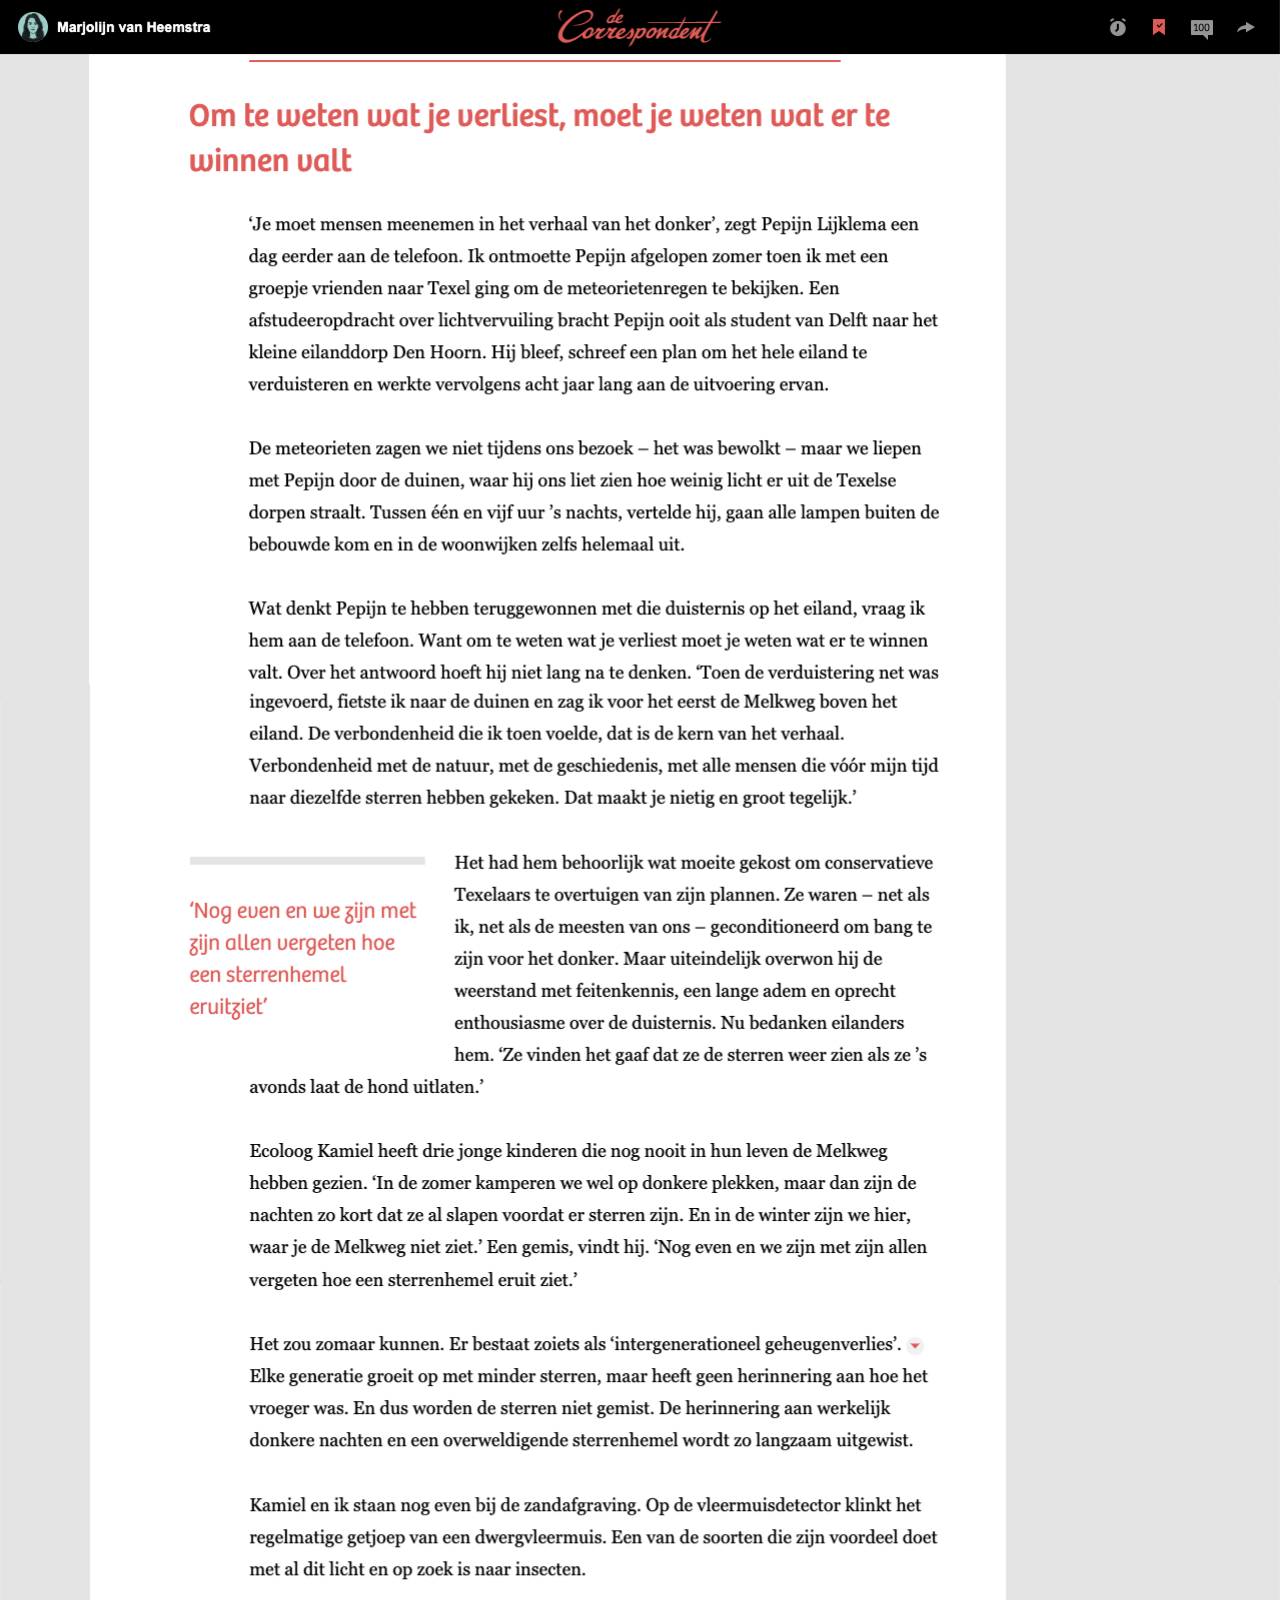
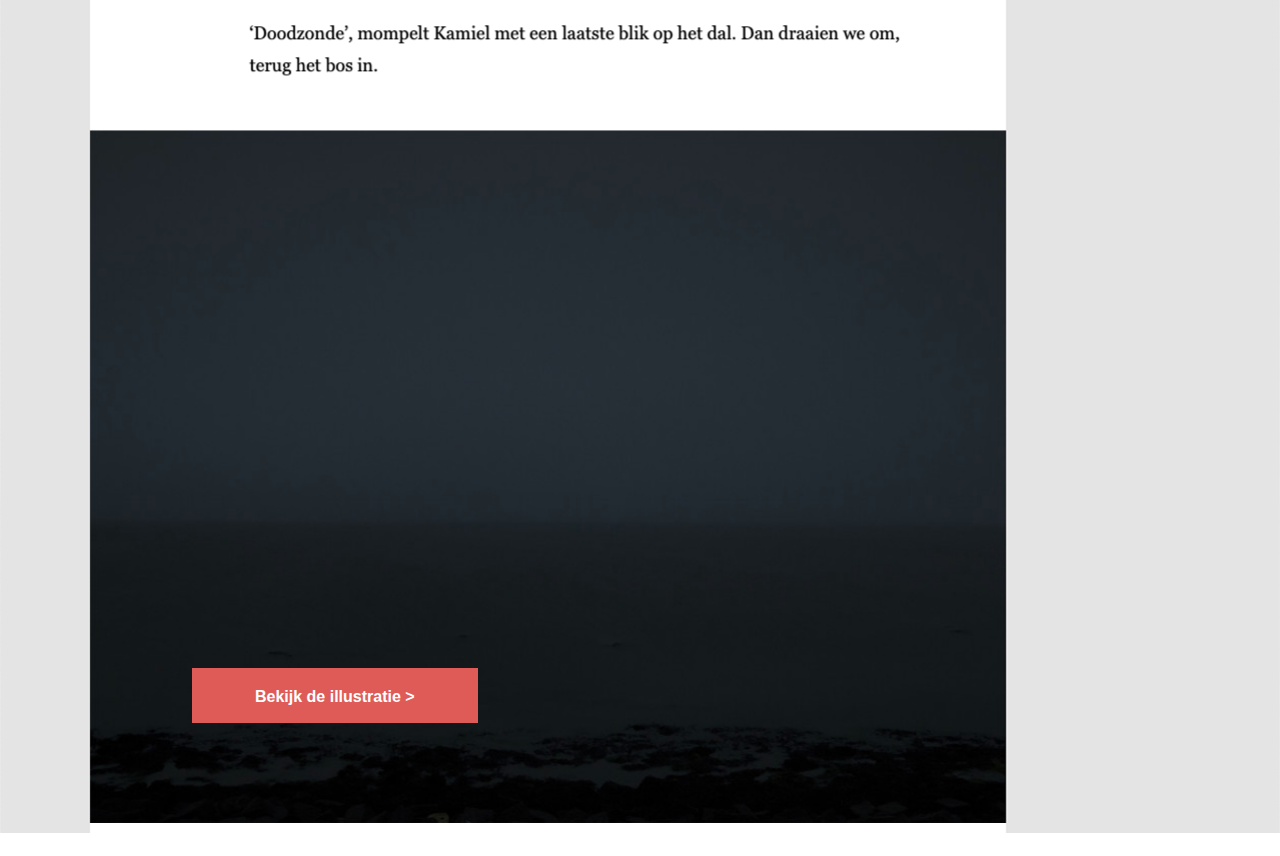
<file: demo/lichtvervuiling/index.html>
<!DOCTYPE html>
<html>
<head>
	<title>correspondent Ontwerpen 3</title>
	<link rel="stylesheet" type="text/css" href="css/before.css">
</head>
<body>
	<img src="img/correspondent.png">
	<a href="interactieve_illustratie.html"><span>Bekijk de illustratie ></span></a>
</body>
</html>
</file>
<file: demo/lichtvervuiling/css/before.css>
*{
	margin:0;
	padding:0;
}
img {
	width: 100%;
}

a {
	padding: 19px 63px;
	background-color: #df5b57;
	text-decoration: none;
	margin-left: 15vw;
	top: -150px;
	position: relative;
}

a:hover {
	background-color: #000;
}
span {
	font-family: Arial, sans-serif;
	font-size: 16px;
	font-weight: 800;
	vertical-align: middle;
	color: white;
	text-decoration: none;
	height: 54px;
}
</file>
